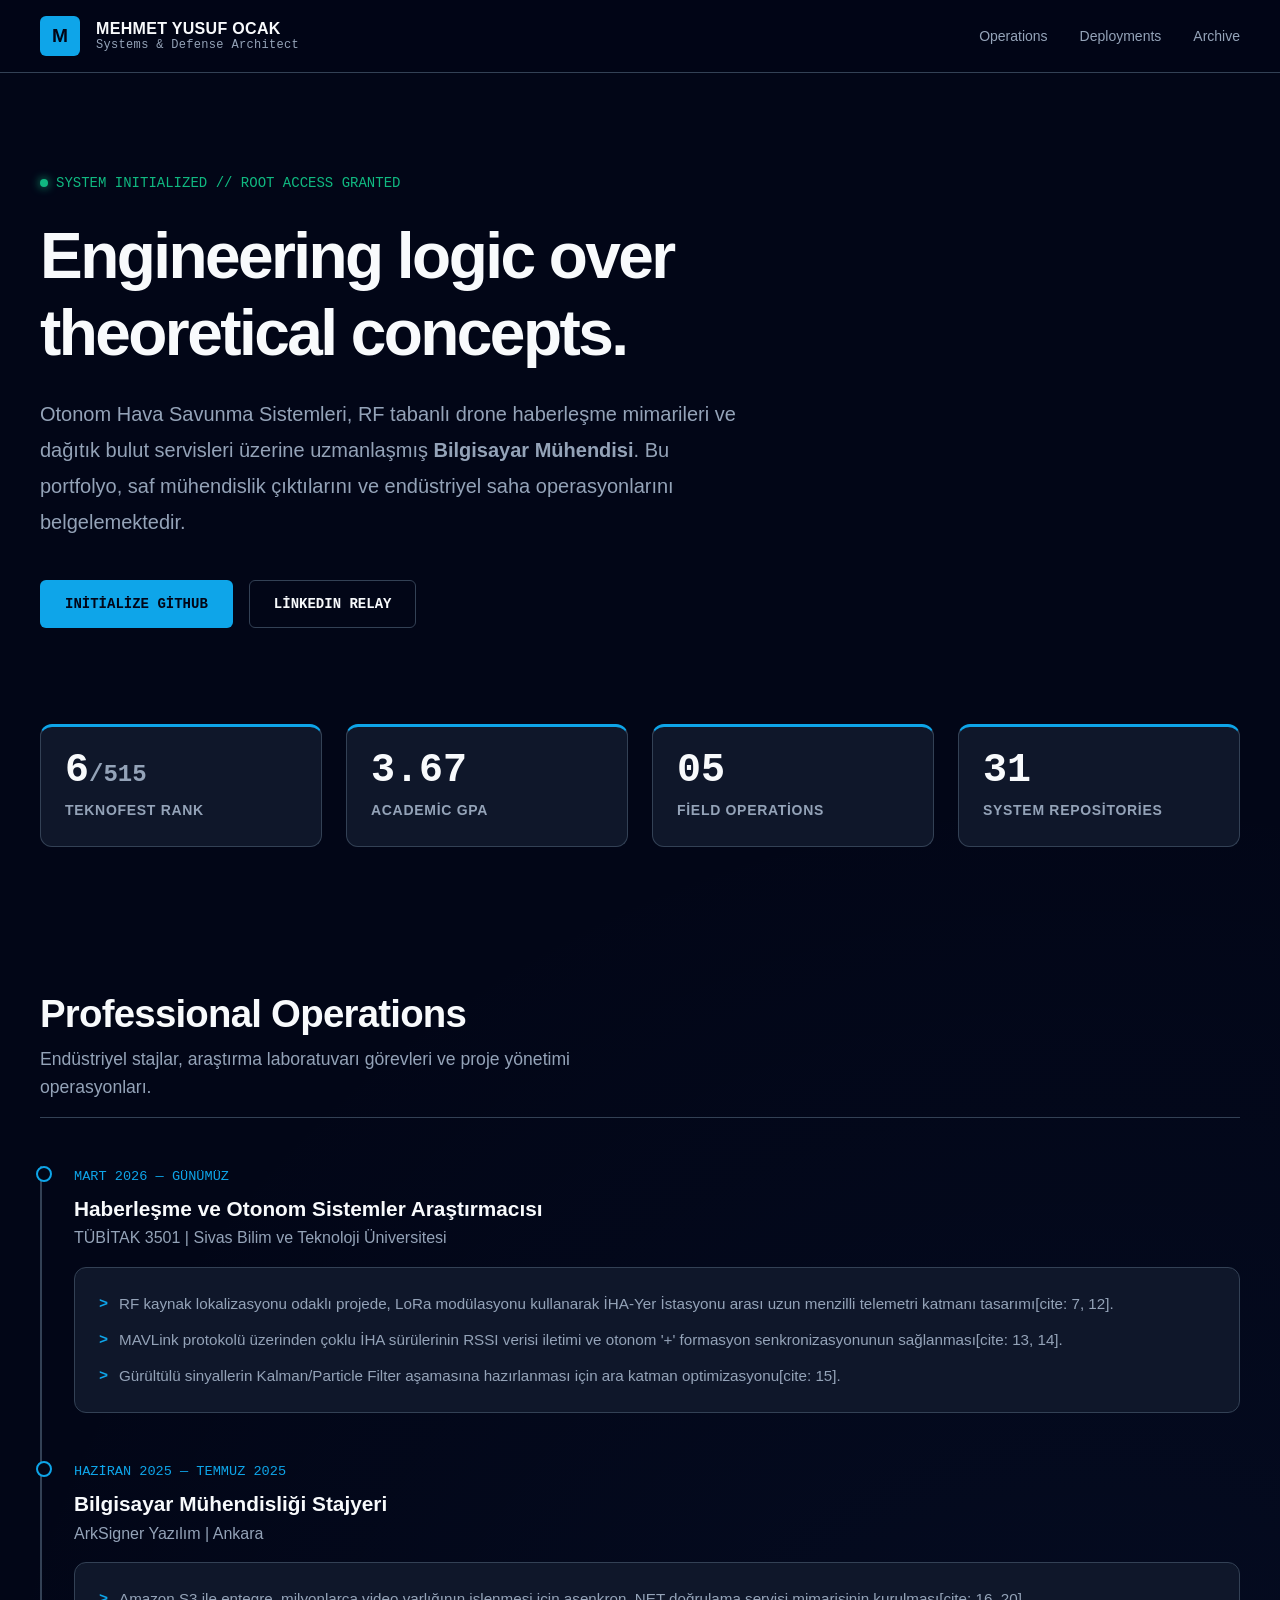
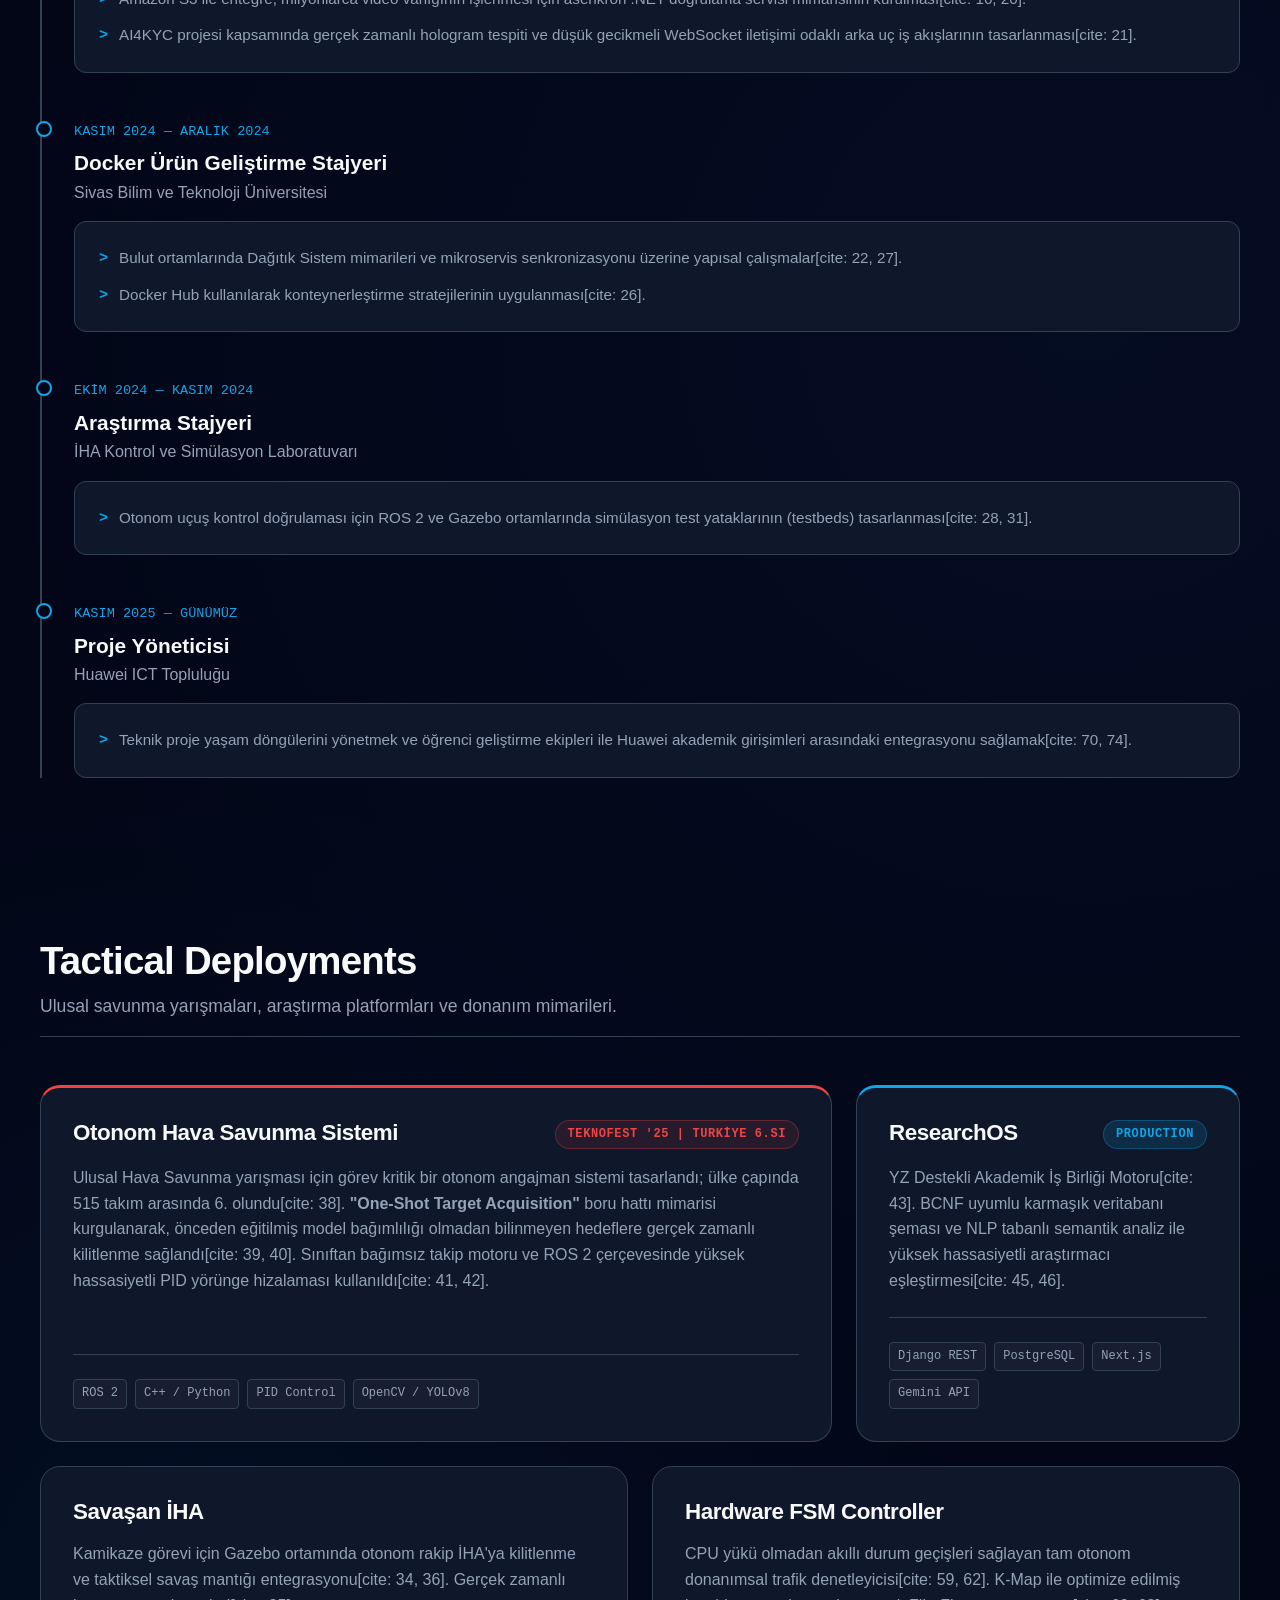
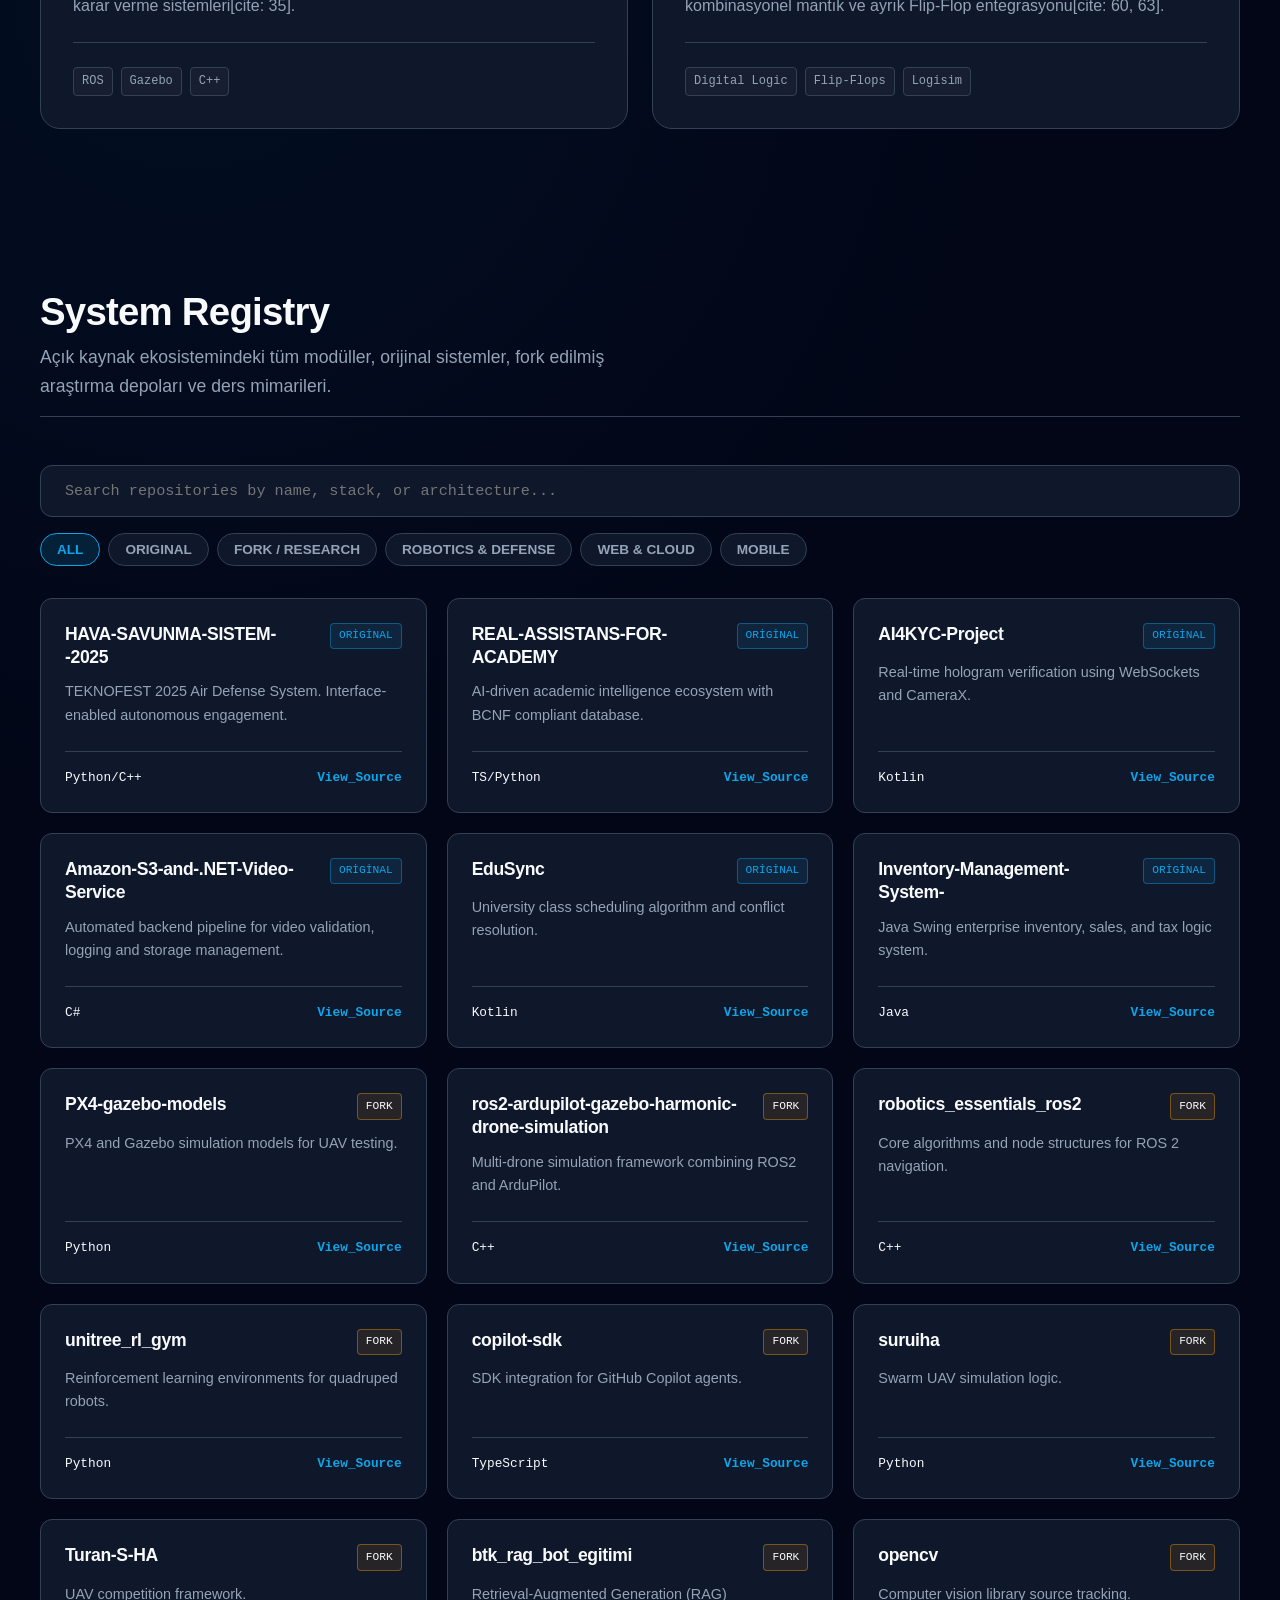
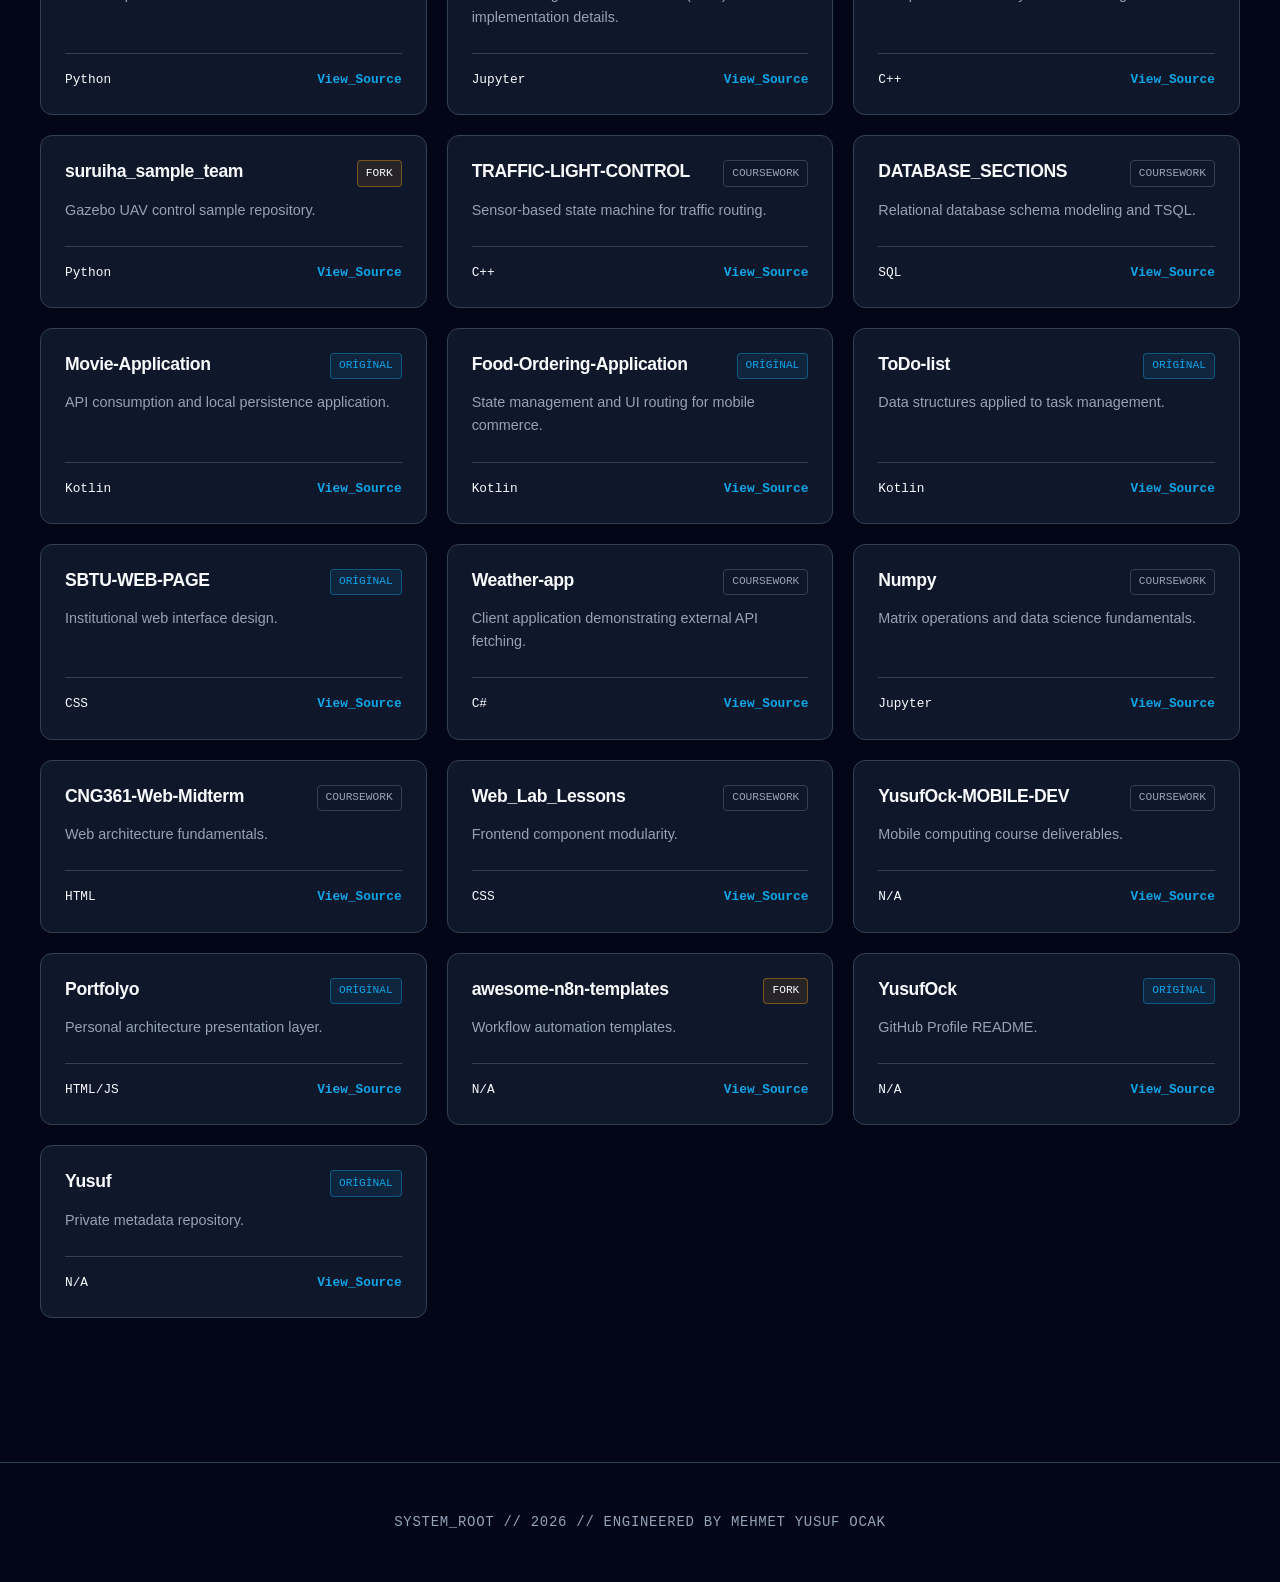
<file: index.html>
<!DOCTYPE html>
<html lang="tr">
<head>
  <meta charset="UTF-8" />
  <meta name="viewport" content="width=device-width, initial-scale=1.0" />
  <title>Mehmet Yusuf Ocak | Systems & Defense Architect</title>
  <style>
    /* ==========================================================================
       1. CORE ARCHITECTURE & TOKENS
       ========================================================================== */
    :root {
      --sys-bg: #020617;
      --sys-surface: #0f172a;
      --sys-surface-hover: #1e293b;
      --sys-border: #334155;
      
      --brand-primary: #0ea5e9;
      --brand-primary-dim: rgba(14, 165, 233, 0.15);
      --brand-secondary: #3b82f6;
      --status-success: #10b981;
      --status-danger: #ef4444;

      --text-main: #f8fafc;
      --text-muted: #94a3b8;
      --text-inverse: #020617;

      --font-sans: 'Inter', -apple-system, BlinkMacSystemFont, "Segoe UI", Roboto, sans-serif;
      --font-mono: 'JetBrains Mono', 'Fira Code', Consolas, monospace;

      --radius-sm: 6px;
      --radius-md: 12px;
      --radius-lg: 20px;
      
      --max-w: 1200px;
      --transition: all 0.25s cubic-bezier(0.4, 0, 0.2, 1);
    }

    * { box-sizing: border-box; margin: 0; padding: 0; }
    html { scroll-behavior: smooth; }
    
    body {
      background-color: var(--sys-bg);
      color: var(--text-main);
      font-family: var(--font-sans);
      line-height: 1.6;
      -webkit-font-smoothing: antialiased;
      background-image: 
        radial-gradient(circle at 15% 50%, rgba(14, 165, 233, 0.05), transparent 25%),
        radial-gradient(circle at 85% 30%, rgba(59, 130, 246, 0.05), transparent 25%);
    }

    .container { width: min(var(--max-w), 100% - 2rem); margin: 0 auto; }
    a { color: inherit; text-decoration: none; transition: var(--transition); }
    ul { list-style: none; }

    /* ==========================================================================
       2. TYPOGRAPHY & UTILITIES
       ========================================================================== */
    h1, h2, h3, h4 { font-weight: 700; line-height: 1.2; letter-spacing: -0.02em; }
    h1 { font-size: clamp(2.5rem, 5vw, 4rem); font-weight: 900; letter-spacing: -0.04em; }
    h2 { font-size: clamp(1.8rem, 3vw, 2.5rem); margin-bottom: 0.5rem; }
    
    .font-mono { font-family: var(--font-mono); }
    .text-primary { color: var(--brand-primary); }
    .text-muted { color: var(--text-muted); }
    
    .section-header { margin-bottom: 3rem; border-bottom: 1px solid var(--sys-border); padding-bottom: 1rem; }
    .section-header p { color: var(--text-muted); font-size: 1.1rem; max-width: 60ch; margin-top: 0.5rem; }

    .badge {
      display: inline-flex; align-items: center; padding: 0.25rem 0.75rem;
      border-radius: 999px; font-size: 0.75rem; font-weight: 700; font-family: var(--font-mono);
      text-transform: uppercase; letter-spacing: 0.05em;
    }
    .badge-primary { background: var(--brand-primary-dim); color: var(--brand-primary); border: 1px solid rgba(14, 165, 233, 0.3); }
    .badge-danger { background: rgba(239, 68, 68, 0.1); color: var(--status-danger); border: 1px solid rgba(239, 68, 68, 0.3); }

    .btn {
      display: inline-flex; align-items: center; justify-content: center; gap: 0.5rem;
      padding: 0.75rem 1.5rem; border-radius: var(--radius-sm); font-weight: 600;
      font-family: var(--font-mono); font-size: 0.875rem; transition: var(--transition);
      cursor: pointer; border: 1px solid transparent; text-transform: uppercase;
    }
    .btn-primary { background: var(--brand-primary); color: var(--text-inverse); }
    .btn-primary:hover { background: #0284c7; box-shadow: 0 0 20px var(--brand-primary-dim); transform: translateY(-2px); }
    .btn-outline { background: transparent; border-color: var(--sys-border); color: var(--text-main); }
    .btn-outline:hover { border-color: var(--brand-primary); color: var(--brand-primary); background: var(--brand-primary-dim); }

    /* ==========================================================================
       3. NAVIGATION
       ========================================================================== */
    .navbar {
      position: sticky; top: 0; z-index: 100;
      background: rgba(2, 6, 23, 0.85); backdrop-filter: blur(12px);
      border-bottom: 1px solid var(--sys-border); padding: 1rem 0;
    }
    .nav-inner { display: flex; justify-content: space-between; align-items: center; }
    .brand { display: flex; align-items: center; gap: 1rem; }
    .logo-box {
      width: 40px; height: 40px; background: var(--brand-primary); color: var(--text-inverse);
      font-weight: 900; font-size: 1.2rem; display: grid; place-items: center; border-radius: var(--radius-sm);
    }
    .brand-text { font-weight: 700; letter-spacing: 0.02em; line-height: 1.2; }
    .brand-text span { display: block; font-size: 0.75rem; color: var(--text-muted); font-weight: 400; font-family: var(--font-mono); }
    
    .nav-links { display: flex; gap: 2rem; }
    .nav-links a { font-size: 0.875rem; font-weight: 500; color: var(--text-muted); transition: var(--transition); }
    .nav-links a:hover { color: var(--text-main); }

    /* ==========================================================================
       4. HERO & METRICS
       ========================================================================== */
    .hero { padding: 6rem 0 4rem; display: grid; grid-template-columns: 1fr; gap: 3rem; }
    .hero-content { max-width: 80ch; }
    .sys-status {
      display: inline-flex; align-items: center; gap: 0.5rem; font-family: var(--font-mono);
      font-size: 0.875rem; color: var(--status-success); margin-bottom: 1.5rem;
    }
    .sys-status::before { content: ''; width: 8px; height: 8px; background: var(--status-success); border-radius: 50%; box-shadow: 0 0 10px var(--status-success); }
    
    .hero-lead { font-size: 1.25rem; color: var(--text-muted); margin: 1.5rem 0 2.5rem; line-height: 1.8; }
    
    .metrics-grid { display: grid; grid-template-columns: repeat(auto-fit, minmax(200px, 1fr)); gap: 1.5rem; margin-top: 3rem; }
    .metric-box {
      background: var(--sys-surface); border: 1px solid var(--sys-border);
      padding: 1.5rem; border-radius: var(--radius-md); border-top: 3px solid var(--brand-primary);
    }
    .metric-value { font-size: 2.5rem; font-weight: 900; font-family: var(--font-mono); color: var(--text-main); line-height: 1; margin-bottom: 0.5rem; }
    .metric-label { font-size: 0.875rem; color: var(--text-muted); text-transform: uppercase; letter-spacing: 0.05em; font-weight: 600; }

    /* ==========================================================================
       5. OPERATIONS (EXPERIENCE TIMELINE)
       ========================================================================== */
    section { padding: 5rem 0; }
    
    .timeline { position: relative; padding-left: 2rem; border-left: 2px solid var(--sys-border); }
    .timeline-item { position: relative; margin-bottom: 3rem; }
    .timeline-item:last-child { margin-bottom: 0; }
    .timeline-item::before {
      content: ''; position: absolute; left: -2.4rem; top: 0; width: 12px; height: 12px;
      border-radius: 50%; background: var(--sys-bg); border: 2px solid var(--brand-primary);
    }
    .timeline-item:hover::before { background: var(--brand-primary); box-shadow: 0 0 10px var(--brand-primary); }
    
    .tl-header { margin-bottom: 1rem; }
    .tl-date { font-family: var(--font-mono); font-size: 0.85rem; color: var(--brand-primary); margin-bottom: 0.25rem; }
    .tl-role { font-size: 1.3rem; font-weight: 700; color: var(--text-main); }
    .tl-org { font-size: 1rem; color: var(--text-muted); font-weight: 500; }
    
    .tl-body { background: var(--sys-surface); border: 1px solid var(--sys-border); padding: 1.5rem; border-radius: var(--radius-md); }
    .tl-body ul { display: grid; gap: 0.75rem; }
    .tl-body li { position: relative; padding-left: 1.25rem; color: var(--text-muted); font-size: 0.95rem; }
    .tl-body li::before { content: '>'; position: absolute; left: 0; color: var(--brand-primary); font-family: var(--font-mono); font-weight: 700; }

    /* ==========================================================================
       6. TACTICAL DEPLOYMENTS (PROJECTS)
       ========================================================================== */
    .bento-grid { display: grid; grid-template-columns: repeat(12, 1fr); gap: 1.5rem; }
    
    .bento-card {
      background: var(--sys-surface); border: 1px solid var(--sys-border);
      border-radius: var(--radius-lg); padding: 2rem; display: flex; flex-direction: column;
      transition: var(--transition); position: relative; overflow: hidden;
    }
    .bento-card:hover { border-color: var(--brand-primary); transform: translateY(-4px); box-shadow: 0 10px 30px rgba(0,0,0,0.5); }
    
    .span-12 { grid-column: span 12; }
    .span-8 { grid-column: span 8; }
    .span-6 { grid-column: span 6; }
    .span-4 { grid-column: span 4; }

    .card-header { display: flex; justify-content: space-between; align-items: flex-start; margin-bottom: 1rem; gap: 1rem; }
    .card-title { font-size: 1.4rem; font-weight: 800; color: var(--text-main); }
    .card-desc { color: var(--text-muted); font-size: 1rem; margin-bottom: 1.5rem; flex-grow: 1; }
    
    .tech-stack { display: flex; flex-wrap: wrap; gap: 0.5rem; margin-top: auto; padding-top: 1.5rem; border-top: 1px solid var(--sys-border); }
    .tech-tag {
      font-family: var(--font-mono); font-size: 0.75rem; color: var(--text-muted);
      background: rgba(255,255,255,0.03); border: 1px solid var(--sys-border);
      padding: 0.25rem 0.5rem; border-radius: 4px;
    }

    /* ==========================================================================
       7. DYNAMIC REPOSITORY INDEX
       ========================================================================== */
    .archive-controls { display: flex; flex-direction: column; gap: 1rem; margin-bottom: 2rem; }
    .search-input {
      width: 100%; padding: 1rem 1.5rem; background: var(--sys-surface);
      border: 1px solid var(--sys-border); border-radius: var(--radius-md);
      color: var(--text-main); font-family: var(--font-mono); font-size: 0.95rem;
      transition: var(--transition);
    }
    .search-input:focus { outline: none; border-color: var(--brand-primary); box-shadow: 0 0 0 2px var(--brand-primary-dim); }
    
    .filter-group { display: flex; flex-wrap: wrap; gap: 0.5rem; }
    .filter-btn {
      padding: 0.5rem 1rem; background: var(--sys-surface); border: 1px solid var(--sys-border);
      color: var(--text-muted); border-radius: 999px; font-size: 0.85rem; font-weight: 600;
      transition: var(--transition);
    }
    .filter-btn.active, .filter-btn:hover {
      background: var(--brand-primary-dim); border-color: var(--brand-primary); color: var(--brand-primary);
    }

    .repo-grid { display: grid; grid-template-columns: repeat(auto-fill, minmax(320px, 1fr)); gap: 1.25rem; }
    
    .repo-item {
      padding: 1.5rem; border: 1px solid var(--sys-border); border-radius: var(--radius-md);
      background: var(--sys-surface); transition: var(--transition);
      display: flex; flex-direction: column; height: 100%;
    }
    .repo-item:hover { border-color: var(--brand-primary); transform: translateY(-2px); box-shadow: 0 10px 20px rgba(0,0,0,0.2); }
    
    .repo-top { display: flex; justify-content: space-between; align-items: flex-start; margin-bottom: 0.75rem; gap: 1rem; }
    .repo-item h4 { font-size: 1.1rem; word-break: break-word; line-height: 1.3; }
    .repo-type {
      font-size: 0.7rem; font-family: var(--font-mono); padding: 0.2rem 0.5rem;
      border-radius: 4px; border: 1px solid var(--sys-border); text-transform: uppercase;
    }
    .repo-type.original { color: var(--brand-primary); border-color: rgba(14, 165, 233, 0.4); background: rgba(14, 165, 233, 0.1); }
    .repo-type.fork { color: var(--status-warning); border-color: rgba(245, 158, 11, 0.4); background: rgba(245, 158, 11, 0.1); }
    .repo-type.coursework { color: var(--text-muted); }

    .repo-item p { font-size: 0.9rem; color: var(--text-muted); margin-bottom: 1.5rem; flex-grow: 1; }
    
    .repo-bottom {
      display: flex; justify-content: space-between; align-items: center;
      padding-top: 1rem; border-top: 1px solid var(--sys-border);
      font-family: var(--font-mono); font-size: 0.8rem;
    }
    .repo-lang { color: var(--text-main); }
    .repo-link { color: var(--brand-primary); font-weight: 700; }
    .repo-link:hover { text-decoration: underline; }

    /* ==========================================================================
       8. FOOTER & RESPONSIVE
       ========================================================================== */
    footer { padding: 3rem 0; text-align: center; border-top: 1px solid var(--sys-border); margin-top: 4rem; }
    
    @media (max-width: 1024px) {
      .span-8, .span-4, .span-6 { grid-column: span 12; }
    }
    @media (max-width: 768px) {
      h1 { font-size: 2.5rem; }
      .nav-links { display: none; }
      .hero { padding: 4rem 0 2rem; }
      .metrics-grid { grid-template-columns: 1fr 1fr; }
    }
    @media (max-width: 480px) {
      .metrics-grid { grid-template-columns: 1fr; }
      .card-header { flex-direction: column; }
    }
  </style>
</head>
<body>

  <nav class="navbar">
    <div class="container nav-inner">
      <div class="brand">
        <div class="logo-box">M</div>
        <div class="brand-text">
          MEHMET YUSUF OCAK
          <span>Systems & Defense Architect</span>
        </div>
      </div>
      <div class="nav-links">
        <a href="#operations">Operations</a>
        <a href="#deployments">Deployments</a>
        <a href="#registry">Archive</a>
      </div>
    </div>
  </nav>

  <main class="container">
    <section class="hero">
      <div class="hero-content">
        <div class="sys-status">SYSTEM INITIALIZED // ROOT ACCESS GRANTED</div>
        <h1>Engineering logic over theoretical concepts.</h1>
        <p class="hero-lead">
          Otonom Hava Savunma Sistemleri, RF tabanlı drone haberleşme mimarileri ve dağıtık bulut servisleri üzerine uzmanlaşmış <strong>Bilgisayar Mühendisi</strong>. Bu portfolyo, saf mühendislik çıktılarını ve endüstriyel saha operasyonlarını belgelemektedir.
        </p>
        <div style="display: flex; gap: 1rem; flex-wrap: wrap;">
          <a href="https://github.com/YusufOck" target="_blank" class="btn btn-primary">Initialize GitHub</a>
          <a href="https://www.linkedin.com/in/mehmetyusufocak63" target="_blank" class="btn btn-outline">LinkedIn Relay</a>
        </div>
      </div>

      <div class="metrics-grid">
        <div class="metric-box">
          <div class="metric-value">6<span style="font-size: 1.5rem; color: var(--text-muted)">/515</span></div>
          <div class="metric-label">TEKNOFEST Rank</div>
        </div>
        <div class="metric-box">
          <div class="metric-value">3.67</div>
          <div class="metric-label">Academic GPA</div>
        </div>
        <div class="metric-box">
          <div class="metric-value">05</div>
          <div class="metric-label">Field Operations</div>
        </div>
        <div class="metric-box">
          <div class="metric-value">31</div>
          <div class="metric-label">System Repositories</div>
        </div>
      </div>
    </section>

    <section id="operations">
      <div class="section-header">
        <h2>Professional Operations</h2>
        <p>Endüstriyel stajlar, araştırma laboratuvarı görevleri ve proje yönetimi operasyonları.</p>
      </div>

      <div class="timeline">
        
        <div class="timeline-item">
          <div class="tl-header">
            <div class="tl-date">MART 2026 — GÜNÜMÜZ</div>
            <div class="tl-role">Haberleşme ve Otonom Sistemler Araştırmacısı</div>
            <div class="tl-org">TÜBİTAK 3501 | Sivas Bilim ve Teknoloji Üniversitesi</div>
          </div>
          <div class="tl-body">
            <ul>
              <li>RF kaynak lokalizasyonu odaklı projede, LoRa modülasyonu kullanarak İHA-Yer İstasyonu arası uzun menzilli telemetri katmanı tasarımı[cite: 7, 12].</li>
              <li>MAVLink protokolü üzerinden çoklu İHA sürülerinin RSSI verisi iletimi ve otonom '+' formasyon senkronizasyonunun sağlanması[cite: 13, 14].</li>
              <li>Gürültülü sinyallerin Kalman/Particle Filter aşamasına hazırlanması için ara katman optimizasyonu[cite: 15].</li>
            </ul>
          </div>
        </div>

        <div class="timeline-item">
          <div class="tl-header">
            <div class="tl-date">HAZİRAN 2025 — TEMMUZ 2025</div>
            <div class="tl-role">Bilgisayar Mühendisliği Stajyeri</div>
            <div class="tl-org">ArkSigner Yazılım | Ankara</div>
          </div>
          <div class="tl-body">
            <ul>
              <li>Amazon S3 ile entegre, milyonlarca video varlığının işlenmesi için asenkron .NET doğrulama servisi mimarisinin kurulması[cite: 16, 20].</li>
              <li>AI4KYC projesi kapsamında gerçek zamanlı hologram tespiti ve düşük gecikmeli WebSocket iletişimi odaklı arka uç iş akışlarının tasarlanması[cite: 21].</li>
            </ul>
          </div>
        </div>

        <div class="timeline-item">
          <div class="tl-header">
            <div class="tl-date">KASIM 2024 — ARALIK 2024</div>
            <div class="tl-role">Docker Ürün Geliştirme Stajyeri</div>
            <div class="tl-org">Sivas Bilim ve Teknoloji Üniversitesi</div>
          </div>
          <div class="tl-body">
            <ul>
              <li>Bulut ortamlarında Dağıtık Sistem mimarileri ve mikroservis senkronizasyonu üzerine yapısal çalışmalar[cite: 22, 27].</li>
              <li>Docker Hub kullanılarak konteynerleştirme stratejilerinin uygulanması[cite: 26].</li>
            </ul>
          </div>
        </div>

        <div class="timeline-item">
          <div class="tl-header">
            <div class="tl-date">EKİM 2024 — KASIM 2024</div>
            <div class="tl-role">Araştırma Stajyeri</div>
            <div class="tl-org">İHA Kontrol ve Simülasyon Laboratuvarı</div>
          </div>
          <div class="tl-body">
            <ul>
              <li>Otonom uçuş kontrol doğrulaması için ROS 2 ve Gazebo ortamlarında simülasyon test yataklarının (testbeds) tasarlanması[cite: 28, 31].</li>
            </ul>
          </div>
        </div>

        <div class="timeline-item">
          <div class="tl-header">
            <div class="tl-date">KASIM 2025 — GÜNÜMÜZ</div>
            <div class="tl-role">Proje Yöneticisi</div>
            <div class="tl-org">Huawei ICT Topluluğu</div>
          </div>
          <div class="tl-body">
            <ul>
              <li>Teknik proje yaşam döngülerini yönetmek ve öğrenci geliştirme ekipleri ile Huawei akademik girişimleri arasındaki entegrasyonu sağlamak[cite: 70, 74].</li>
            </ul>
          </div>
        </div>

      </div>
    </section>

    <section id="deployments">
      <div class="section-header">
        <h2>Tactical Deployments</h2>
        <p>Ulusal savunma yarışmaları, araştırma platformları ve donanım mimarileri.</p>
      </div>

      <div class="bento-grid">
        
        <div class="bento-card span-8" style="border-top: 3px solid var(--status-danger);">
          <div class="card-header">
            <h3 class="card-title">Otonom Hava Savunma Sistemi</h3>
            <span class="badge badge-danger">TEKNOFEST '25 | TURKİYE 6.Sı</span>
          </div>
          <p class="card-desc">
            Ulusal Hava Savunma yarışması için görev kritik bir otonom angajman sistemi tasarlandı; ülke çapında 515 takım arasında 6. olundu[cite: 38]. <strong>"One-Shot Target Acquisition"</strong> boru hattı mimarisi kurgulanarak, önceden eğitilmiş model bağımlılığı olmadan bilinmeyen hedeflere gerçek zamanlı kilitlenme sağlandı[cite: 39, 40]. Sınıftan bağımsız takip motoru ve ROS 2 çerçevesinde yüksek hassasiyetli PID yörünge hizalaması kullanıldı[cite: 41, 42].
          </p>
          <div class="tech-stack">
            <span class="tech-tag">ROS 2</span>
            <span class="tech-tag">C++ / Python</span>
            <span class="tech-tag">PID Control</span>
            <span class="tech-tag">OpenCV / YOLOv8</span>
          </div>
        </div>

        <div class="bento-card span-4" style="border-top: 3px solid var(--brand-primary);">
          <div class="card-header">
            <h3 class="card-title">ResearchOS</h3>
            <span class="badge badge-primary">PRODUCTION</span>
          </div>
          <p class="card-desc">
            YZ Destekli Akademik İş Birliği Motoru[cite: 43]. BCNF uyumlu karmaşık veritabanı şeması ve NLP tabanlı semantik analiz ile yüksek hassasiyetli araştırmacı eşleştirmesi[cite: 45, 46].
          </p>
          <div class="tech-stack">
            <span class="tech-tag">Django REST</span>
            <span class="tech-tag">PostgreSQL</span>
            <span class="tech-tag">Next.js</span>
            <span class="tech-tag">Gemini API</span>
          </div>
        </div>

        <div class="bento-card span-6">
          <div class="card-header">
            <h3 class="card-title">Savaşan İHA</h3>
          </div>
          <p class="card-desc">
            Kamikaze görevi için Gazebo ortamında otonom rakip İHA'ya kilitlenme ve taktiksel savaş mantığı entegrasyonu[cite: 34, 36]. Gerçek zamanlı karar verme sistemleri[cite: 35].
          </p>
          <div class="tech-stack">
            <span class="tech-tag">ROS</span>
            <span class="tech-tag">Gazebo</span>
            <span class="tech-tag">C++</span>
          </div>
        </div>

        <div class="bento-card span-6">
          <div class="card-header">
            <h3 class="card-title">Hardware FSM Controller</h3>
          </div>
          <p class="card-desc">
            CPU yükü olmadan akıllı durum geçişleri sağlayan tam otonom donanımsal trafik denetleyicisi[cite: 59, 62]. K-Map ile optimize edilmiş kombinasyonel mantık ve ayrık Flip-Flop entegrasyonu[cite: 60, 63].
          </p>
          <div class="tech-stack">
            <span class="tech-tag">Digital Logic</span>
            <span class="tech-tag">Flip-Flops</span>
            <span class="tech-tag">Logisim</span>
          </div>
        </div>

      </div>
    </section>

    <section id="registry">
      <div class="section-header">
        <h2>System Registry</h2>
        <p>Açık kaynak ekosistemindeki tüm modüller, orijinal sistemler, fork edilmiş araştırma depoları ve ders mimarileri.</p>
      </div>

      <div class="archive-controls">
        <input type="text" id="repoSearch" class="search-input" placeholder="Search repositories by name, stack, or architecture...">
        <div class="filter-group">
          <button class="filter-btn active" data-filter="all">ALL</button>
          <button class="filter-btn" data-filter="original">ORIGINAL</button>
          <button class="filter-btn" data-filter="fork">FORK / RESEARCH</button>
          <button class="filter-btn" data-filter="robotics">ROBOTICS & DEFENSE</button>
          <button class="filter-btn" data-filter="web">WEB & CLOUD</button>
          <button class="filter-btn" data-filter="mobile">MOBILE</button>
        </div>
      </div>

      <div class="repo-grid" id="repoGrid">
        </div>
    </section>

  </main>

  <footer>
    <div class="container">
      <p class="font-mono text-muted" style="font-size: 0.875rem; letter-spacing: 0.05em;">SYSTEM_ROOT // 2026 // ENGINEERED BY MEHMET YUSUF OCAK</p>
    </div>
  </footer>

  <script>
    const REPO_DATABASE = [
      { name: "HAVA-SAVUNMA-SISTEM--2025", url: "https://github.com/YusufOck/HAVA-SAVUNMA-SISTEM--2025", lang: "Python/C++", type: "original", tags: ["robotics", "original"], desc: "TEKNOFEST 2025 Air Defense System. Interface-enabled autonomous engagement." },
      { name: "REAL-ASSISTANS-FOR-ACADEMY", url: "https://github.com/YusufOck/REAL-ASSISTANS-FOR-ACADEMY", lang: "TS/Python", type: "original", tags: ["web", "original"], desc: "AI-driven academic intelligence ecosystem with BCNF compliant database." },
      { name: "AI4KYC-Project", url: "https://github.com/YusufOck/AI4KYC-Project", lang: "Kotlin", type: "original", tags: ["mobile", "original"], desc: "Real-time hologram verification using WebSockets and CameraX." },
      { name: "Amazon-S3-and-.NET-Video-Service", url: "https://github.com/YusufOck/Amazon-S3-and-.NET-Video-Service", lang: "C#", type: "original", tags: ["web", "original"], desc: "Automated backend pipeline for video validation, logging and storage management." },
      { name: "EduSync", url: "https://github.com/YusufOck/EduSync", lang: "Kotlin", type: "original", tags: ["mobile", "original"], desc: "University class scheduling algorithm and conflict resolution." },
      { name: "Inventory-Management-System-", url: "https://github.com/YusufOck/Inventory-Management-System-", lang: "Java", type: "original", tags: ["original"], desc: "Java Swing enterprise inventory, sales, and tax logic system." },
      { name: "PX4-gazebo-models", url: "https://github.com/YusufOck/PX4-gazebo-models", lang: "Python", type: "fork", tags: ["robotics", "fork"], desc: "PX4 and Gazebo simulation models for UAV testing." },
      { name: "ros2-ardupilot-gazebo-harmonic-drone-simulation", url: "https://github.com/YusufOck/ros2-ardupilot-gazebo-harmonic-drone-simulation-tutorial", lang: "C++", type: "fork", tags: ["robotics", "fork"], desc: "Multi-drone simulation framework combining ROS2 and ArduPilot." },
      { name: "robotics_essentials_ros2", url: "https://github.com/YusufOck/robotics_essentials_ros2", lang: "C++", type: "fork", tags: ["robotics", "fork"], desc: "Core algorithms and node structures for ROS 2 navigation." },
      { name: "unitree_rl_gym", url: "https://github.com/YusufOck/unitree_rl_gym", lang: "Python", type: "fork", tags: ["robotics", "fork"], desc: "Reinforcement learning environments for quadruped robots." },
      { name: "copilot-sdk", url: "https://github.com/YusufOck/copilot-sdk", lang: "TypeScript", type: "fork", tags: ["web", "fork"], desc: "SDK integration for GitHub Copilot agents." },
      { name: "suruiha", url: "https://github.com/YusufOck/suruiha", lang: "Python", type: "fork", tags: ["robotics", "fork"], desc: "Swarm UAV simulation logic." },
      { name: "Turan-S-HA", url: "https://github.com/YusufOck/Turan-S-HA", lang: "Python", type: "fork", tags: ["robotics", "fork"], desc: "UAV competition framework." },
      { name: "btk_rag_bot_egitimi", url: "https://github.com/YusufOck/btk_rag_bot_egitimi", lang: "Jupyter", type: "fork", tags: ["fork"], desc: "Retrieval-Augmented Generation (RAG) implementation details." },
      { name: "opencv", url: "https://github.com/YusufOck/opencv", lang: "C++", type: "fork", tags: ["fork"], desc: "Computer vision library source tracking." },
      { name: "suruiha_sample_team", url: "https://github.com/YusufOck/suruiha_sample_team", lang: "Python", type: "fork", tags: ["robotics", "fork"], desc: "Gazebo UAV control sample repository." },
      { name: "TRAFFIC-LIGHT-CONTROL", url: "https://github.com/YusufOck/TRAFFIC-LIGHT-CONTROL-WITH-SENSOR", lang: "C++", type: "coursework", tags: ["coursework"], desc: "Sensor-based state machine for traffic routing." },
      { name: "DATABASE_SECTIONS", url: "https://github.com/YusufOck/DATABASE_SECTIONS", lang: "SQL", type: "coursework", tags: ["coursework"], desc: "Relational database schema modeling and TSQL." },
      { name: "Movie-Application", url: "https://github.com/YusufOck/Movie-Application", lang: "Kotlin", type: "original", tags: ["mobile", "original"], desc: "API consumption and local persistence application." },
      { name: "Food-Ordering-Application", url: "https://github.com/YusufOck/Food-Ordering-Application_", lang: "Kotlin", type: "original", tags: ["mobile", "original"], desc: "State management and UI routing for mobile commerce." },
      { name: "ToDo-list", url: "https://github.com/YusufOck/ToDo-list", lang: "Kotlin", type: "original", tags: ["mobile", "original"], desc: "Data structures applied to task management." },
      { name: "SBTU-WEB-PAGE", url: "https://github.com/YusufOck/SBTU-WEB-PAGE", lang: "CSS", type: "original", tags: ["web", "original"], desc: "Institutional web interface design." },
      { name: "Weather-app", url: "https://github.com/YusufOck/Weather-app", lang: "C#", type: "coursework", tags: ["coursework"], desc: "Client application demonstrating external API fetching." },
      { name: "Numpy", url: "https://github.com/YusufOck/Numpy", lang: "Jupyter", type: "coursework", tags: ["coursework"], desc: "Matrix operations and data science fundamentals." },
      { name: "CNG361-Web-Midterm", url: "https://github.com/YusufOck/CNG361-Web-Midterm-MEHMET-YUSUF-OCAK", lang: "HTML", type: "coursework", tags: ["web", "coursework"], desc: "Web architecture fundamentals." },
      { name: "Web_Lab_Lessons", url: "https://github.com/YusufOck/Web_Lab_Lessons", lang: "CSS", type: "coursework", tags: ["web", "coursework"], desc: "Frontend component modularity." },
      { name: "YusufOck-MOBILE-DEV", url: "https://github.com/YusufOck/YusufOck-MOBILE-DEVELOPMENT-SBTU", lang: "N/A", type: "coursework", tags: ["mobile", "coursework"], desc: "Mobile computing course deliverables." },
      { name: "Portfolyo", url: "https://github.com/YusufOck/Portfolyo", lang: "HTML/JS", type: "original", tags: ["web", "original"], desc: "Personal architecture presentation layer." },
      { name: "awesome-n8n-templates", url: "https://github.com/YusufOck/awesome-n8n-templates", lang: "N/A", type: "fork", tags: ["fork"], desc: "Workflow automation templates." },
      { name: "YusufOck", url: "https://github.com/YusufOck/YusufOck", lang: "N/A", type: "original", tags: ["original"], desc: "GitHub Profile README." },
      { name: "Yusuf", url: "https://github.com/YusufOck/Yusuf", lang: "N/A", type: "original", tags: ["original"], desc: "Private metadata repository." }
    ];

    const repoGrid = document.getElementById('repoGrid');
    const searchInput = document.getElementById('repoSearch');
    const filterBtns = document.querySelectorAll('.filter-btn');
    let activeFilter = 'all';

    function renderRepos() {
      const query = searchInput.value.toLowerCase();
      repoGrid.innerHTML = '';

      const filtered = REPO_DATABASE.filter(repo => {
        const matchesSearch = repo.name.toLowerCase().includes(query) || repo.desc.toLowerCase().includes(query) || repo.lang.toLowerCase().includes(query);
        const matchesFilter = activeFilter === 'all' || repo.tags.includes(activeFilter);
        return matchesSearch && matchesFilter;
      });

      filtered.forEach(repo => {
        const typeClass = repo.type === 'original' ? 'original' : repo.type === 'fork' ? 'fork' : 'coursework';
        const card = document.createElement('div');
        card.className = 'repo-item';
        card.innerHTML = `
          <div class="repo-top">
            <h4>${repo.name}</h4>
            <span class="repo-type ${typeClass}">${repo.type}</span>
          </div>
          <p>${repo.desc}</p>
          <div class="repo-bottom">
            <span class="repo-lang">${repo.lang}</span>
            <a href="${repo.url}" target="_blank" class="repo-link">View_Source</a>
          </div>
        `;
        repoGrid.appendChild(card);
      });
    }

    filterBtns.forEach(btn => {
      btn.addEventListener('click', (e) => {
        filterBtns.forEach(b => b.classList.remove('active'));
        e.target.classList.add('active');
        activeFilter = e.target.dataset.filter;
        renderRepos();
      });
    });

    searchInput.addEventListener('input', renderRepos);
    
    // Initial load
    renderRepos();
  </script>
</body>
</html>
</file>
